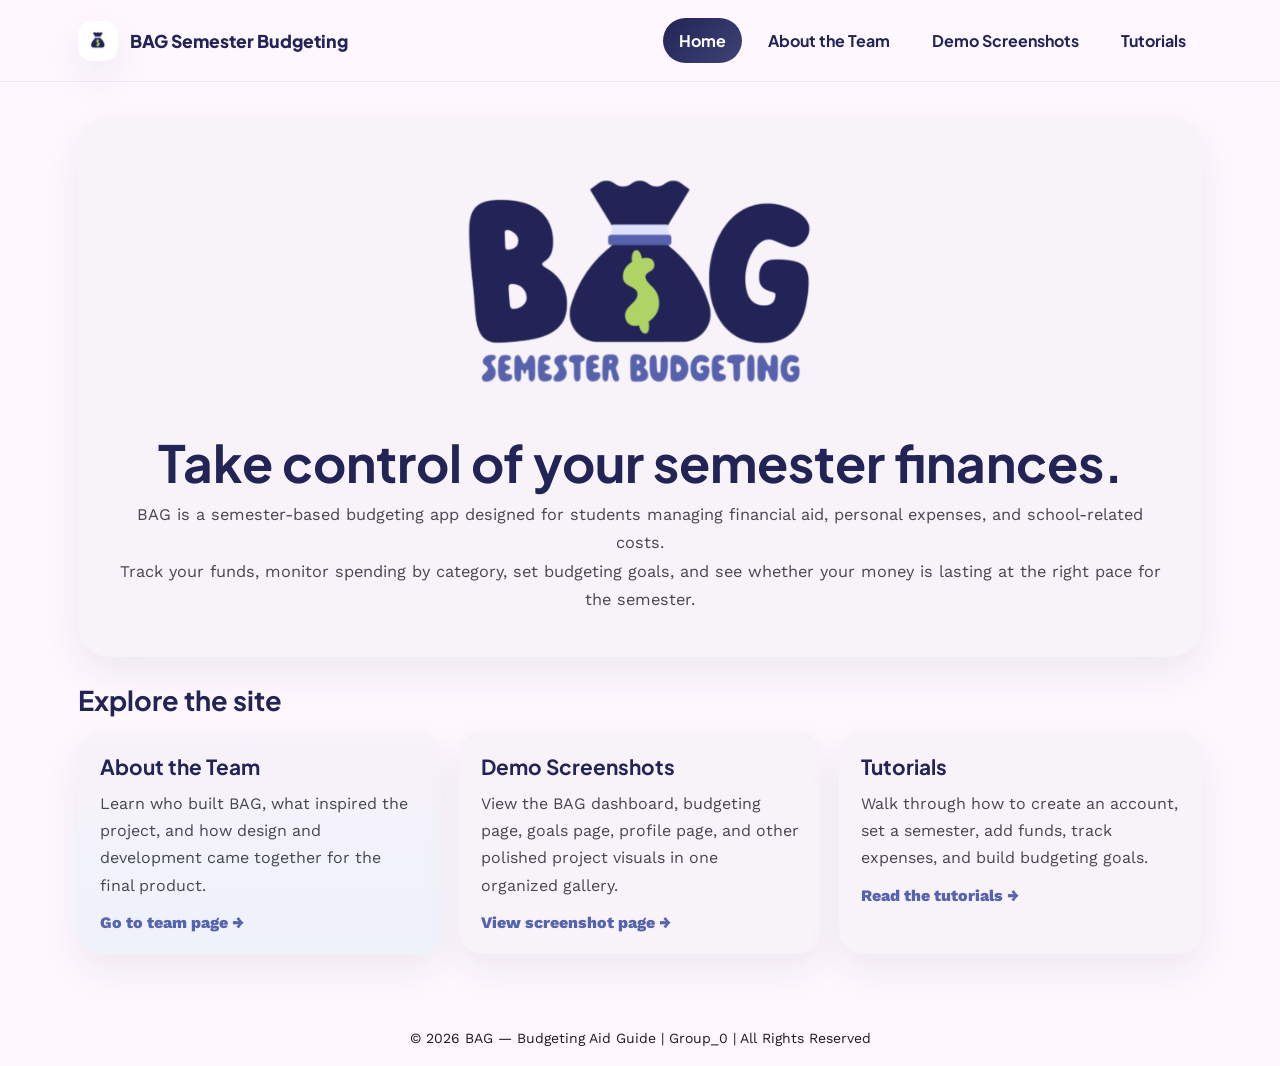
<file: index.html>
<!DOCTYPE html>
<html lang="en">
<head>
  <meta charset="UTF-8">
  <meta name="viewport" content="width=device-width, initial-scale=1.0">
  <title>BAG | Semester Budgeting</title>
  <link rel="stylesheet" href="styles.css">
</head>
<body>
  <header class="site-header">
    <nav class="navbar">
      <a class="brand" href="index.html">
        <div class="brand-badge">
          <img src="images/logos/baglogo.png" alt="BAG Logo">
        </div>
        <span>BAG Semester Budgeting</span>
      </a>
      <div class="nav-links">
        <a class="active" href="index.html">Home</a>
        <a href="about.html">About the Team</a>
        <a href="screenshots.html">Demo Screenshots</a>
        <a href="tutorials.html">Tutorials</a>
      </div>
    </nav>
  </header>

  <main>
    <section class="hero">
      <img src="images/logos/baglogotransparent.png" alt="BAG Semester Budgeting logo">
      <h1>Take control of your semester finances.</h1>

      <p>
        BAG is a semester-based budgeting app designed for students managing financial aid,
        personal expenses, and school-related costs.
      </p>

      <p>
        Track your funds, monitor spending by category, set budgeting goals, and see whether
        your money is lasting at the right pace for the semester.
      </p>
    </section>

    <section>
      <h2 class="section-title">Explore the site</h2>
      <div class="grid">
        <article class="card highlight">
          <h3>About the Team</h3>
          <p>
            Learn who built BAG, what inspired the project, and how design and development came together for the final product.
          </p>
          <a class="link" href="about.html">Go to team page →</a>
        </article>

        <article class="card">
          <h3>Demo Screenshots</h3>
          <p>
            View the BAG dashboard, budgeting page, goals page, profile page, and other polished project visuals in one organized gallery.
          </p>
          <a class="link" href="screenshots.html">View screenshot page →</a>
        </article>

        <article class="card">
          <h3>Tutorials</h3>
          <p>
            Walk through how to create an account, set a semester, add funds, track expenses, and build budgeting goals.
          </p>
          <a class="link" href="tutorials.html">Read the tutorials →</a>
        </article>
      </div>
    </section>
  </main>

  <footer style="text-align:center; padding:20px; font-size:14px;">
    © 2026 BAG — Budgeting Aid Guide | Group_0 | All Rights Reserved
  </footer>
</body>
</html>
</file>
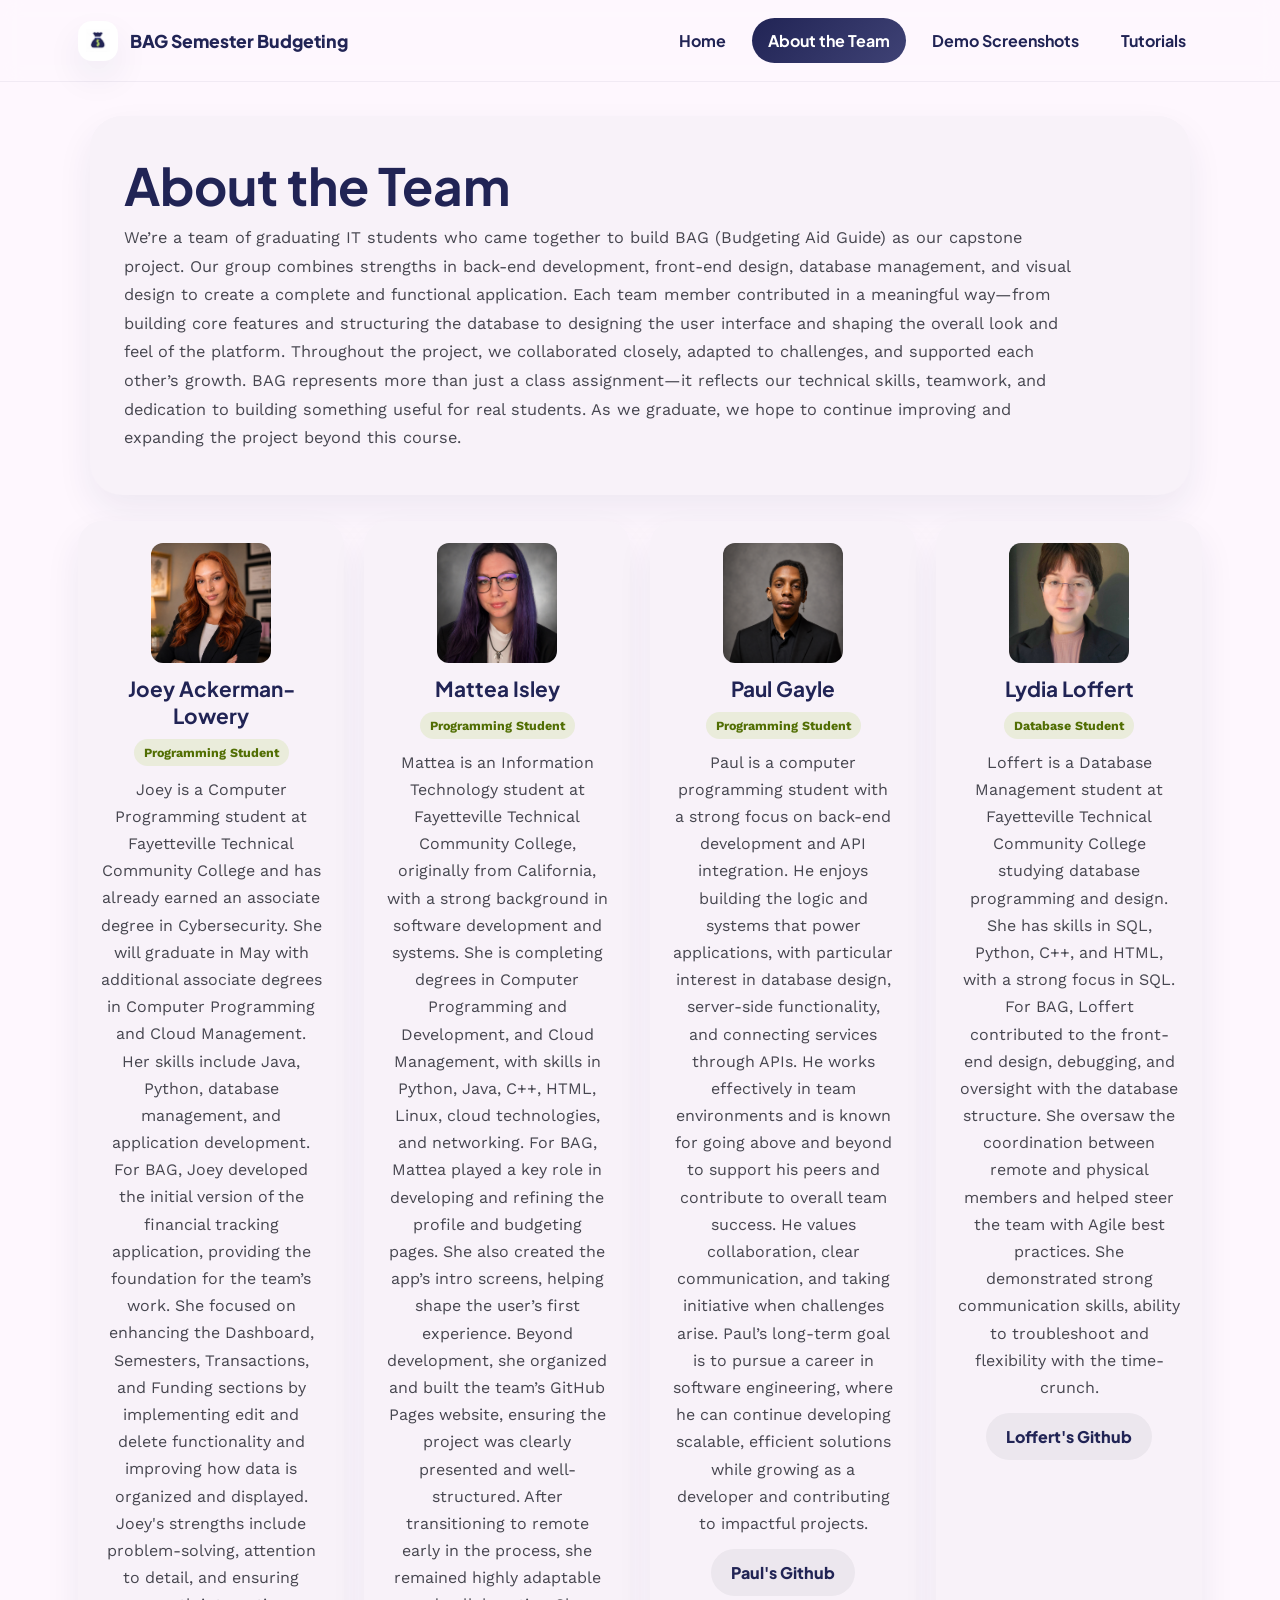
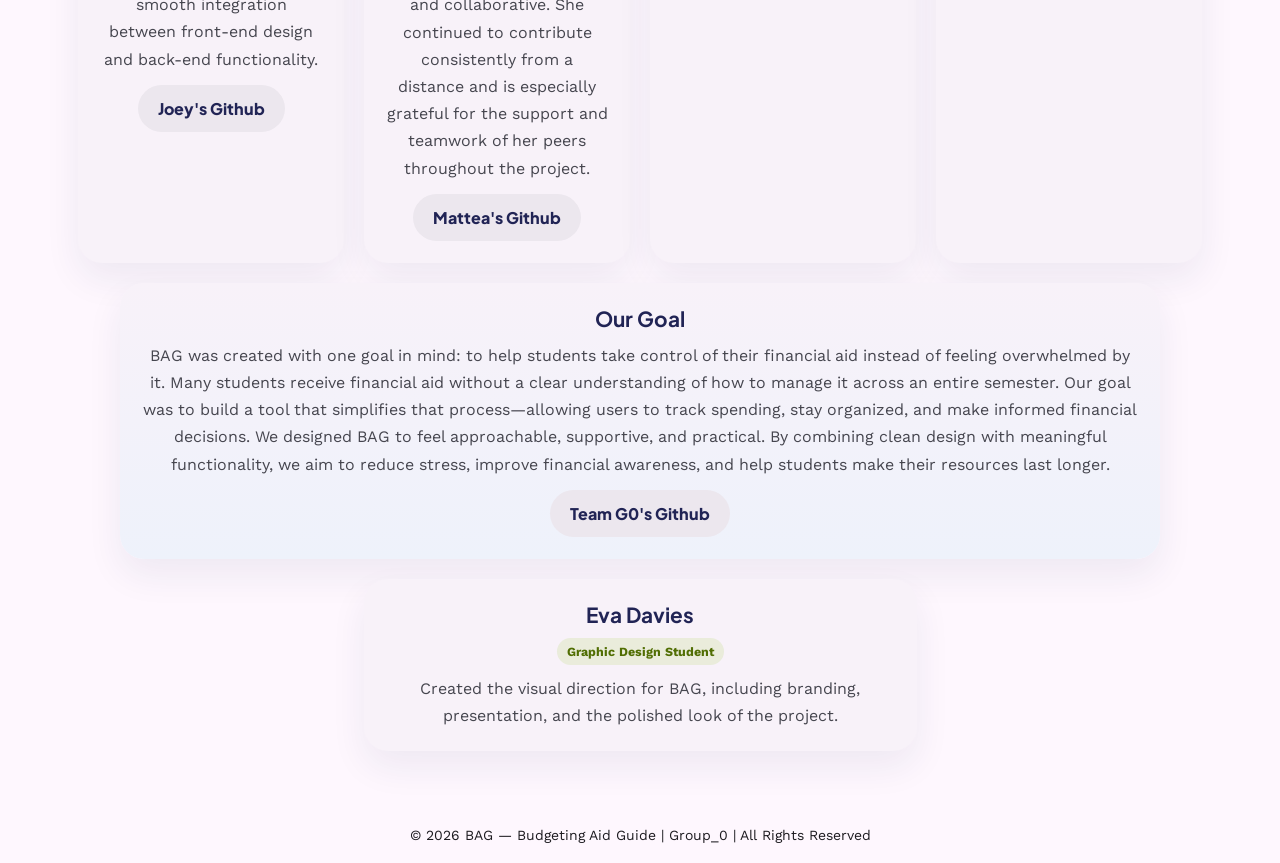
<file: about.html>
<!DOCTYPE html>
<html lang="en">
<head>
  <meta charset="UTF-8">
  <meta name="viewport" content="width=device-width, initial-scale=1.0">
  <title>About the Team | BAG</title>
  <link rel="stylesheet" href="styles.css">
</head>
<body>
  <header class="site-header">
    <nav class="navbar">
      <a class="brand" href="index.html">
        <span class="brand-badge">
          <img src="images/logos/baglogo.png" alt="BAG Logo">
        </span>
        <span>BAG Semester Budgeting</span>
      </a>
      <div class="nav-links">
        <a href="index.html">Home</a>
        <a class="active" href="about.html">About the Team</a>
        <a href="screenshots.html">Demo Screenshots</a>
        <a href="tutorials.html">Tutorials</a>
      </div>
    </nav>
  </header>

  <main>
    <section class="page-hero">
      <h1>About the Team</h1>
      <p>
  We’re a team of graduating IT students who came together to build BAG (Budgeting Aid Guide) as our capstone project. 
  Our group combines strengths in back-end development, front-end design, database management, and visual design to create a complete and functional application.

  Each team member contributed in a meaningful way—from building core features and structuring the database to designing the user interface 
  and shaping the overall look and feel of the platform. Throughout the project, we collaborated closely, adapted to challenges, and supported each other’s growth.

  BAG represents more than just a class assignment—it reflects our technical skills, teamwork, and dedication to building something useful for real students. 
  As we graduate, we hope to continue improving and expanding the project beyond this course.
</p>
    </section>

    <!-- Top = 4 cards  -->
    <section class="team-grid">
      <article class="person-card">

        <img src="images/team/joey.png" alt="Joey" class="card-photo">

        <h3>Joey Ackerman-Lowery</h3>
        <small>Programming Student</small>
        
        <p>
          Joey is a Computer Programming student at Fayetteville Technical Community College and has already earned an associate degree in Cybersecurity.
          She will graduate in May with additional associate degrees in Computer Programming and Cloud Management.
          Her skills include Java, Python, database management, and application development.
        </p>

        <p>
          For BAG, Joey developed the initial version of the financial tracking application, providing the foundation for the team’s work.
          She focused on enhancing the Dashboard, Semesters, Transactions, and Funding sections by implementing edit and delete functionality
          and improving how data is organized and displayed.
        </p>

        <p>
          Joey's strengths include problem-solving, attention to detail, and ensuring smooth integration between front-end design and back-end functionality.
        </p>

        <a href="https://github.com/ackermaj5301" class="button secondary">Joey's Github</a>

      </article>

      <article class="person-card">

        <img src="images/team/mattea.png" alt="Mattea" class="card-photo">

        <h3>Mattea Isley</h3>
        <small>Programming Student</small>
        
        <p>
          Mattea is an Information Technology student at Fayetteville Technical Community College, originally from California, with a strong background in software 
          development and systems. She is completing degrees in Computer Programming and Development, and Cloud Management, with skills in Python, Java, C++, HTML, 
          Linux, cloud technologies, and networking.

          For BAG, Mattea played a key role in developing and refining the profile and budgeting pages. She also created the app’s intro screens, 
          helping shape the user’s first experience. Beyond development, she organized and built the team’s GitHub Pages website, 
          ensuring the project was clearly presented and well-structured.

          After transitioning to remote early in the process, she remained highly adaptable and collaborative. She continued to contribute 
          consistently from a distance and is especially grateful for the support and teamwork of her peers throughout the project.

        </p>
      
        <a href="https://github.com/isleym9447" class="button secondary">Mattea's Github</a>

      </article>

      <article class="person-card">

        <img src="images/team/paul.png" alt="Paul" class="card-photo">

        <h3>Paul Gayle</h3>
        <small>Programming Student</small>
        
        <p>Paul is a computer programming student with a strong focus on back-end development and API integration. He enjoys building the 
          logic and systems that power applications, with particular interest in database design, server-side functionality, and connecting services through APIs.

          He works effectively in team environments and is known for going above and beyond to support his peers and contribute to overall team success. 
          He values collaboration, clear communication, and taking initiative when challenges arise.

          Paul’s long-term goal is to pursue a career in software engineering, where he can continue developing scalable, efficient solutions while growing 
          as a developer and contributing to impactful projects.
        </p>

        <a href="https://github.com/PaulGayle" class="button secondary">Paul's Github</a>
        
      </article>

      <article class="person-card">

        <img src="images/team/LoffertHeadshotBAG.jpg" alt="Loffert" class="card-photo">

        <h3>Lydia Loffert</h3>
        <small>Database Student</small>
        
        <p>
          Loffert is a Database Management student at Fayetteville Technical Community College studying database programming and design. 
          She has skills in SQL, Python, C++, and HTML, with a strong focus in SQL. For BAG, Loffert contributed to the front-end design, 
          debugging, and oversight with the database structure. She oversaw the coordination between remote and physical members and helped 
          steer the team with Agile best practices. She demonstrated strong communication skills, ability to troubleshoot and flexibility
          with the time-crunch. 
        </p>

        <a href="https://github.com/Lloffert" class="button secondary">Loffert's Github</a>
        
      </article>
    </section>

    <!-- Our Goal under -->
    <section class="center-section">
      <article class="person-card highlight goal-card">
        <h3>Our Goal</h3>
        
        
        <p>
  BAG was created with one goal in mind: to help students take control of their financial aid instead of feeling overwhelmed by it.

  Many students receive financial aid without a clear understanding of how to manage it across an entire semester. 
  Our goal was to build a tool that simplifies that process—allowing users to track spending, stay organized, and make informed financial decisions.

  We designed BAG to feel approachable, supportive, and practical. By combining clean design with meaningful functionality, 
  we aim to reduce stress, improve financial awareness, and help students make their resources last longer.
</p>
        <a href="https://github.com/CAPSTONE-Team-G0" class="button secondary">Team G0's Github</a>
      </article>
    </section>

    <!-- Team Member 5 centered -->
    <section class="center-section">
      <article class="person-card member-five-card">
        <h3>Eva Davies</h3>
        <small>Graphic Design Student</small>
        <p>
          Created the visual direction for BAG, including branding, presentation, and the polished look of the project.
        </p>
      </article>
    </section>
  </main>

  <footer style="text-align:center; padding:20px; font-size:14px;">
  © 2026 BAG — Budgeting Aid Guide | Group_0 | All Rights Reserved
</footer>
</body>
</html>
</file>
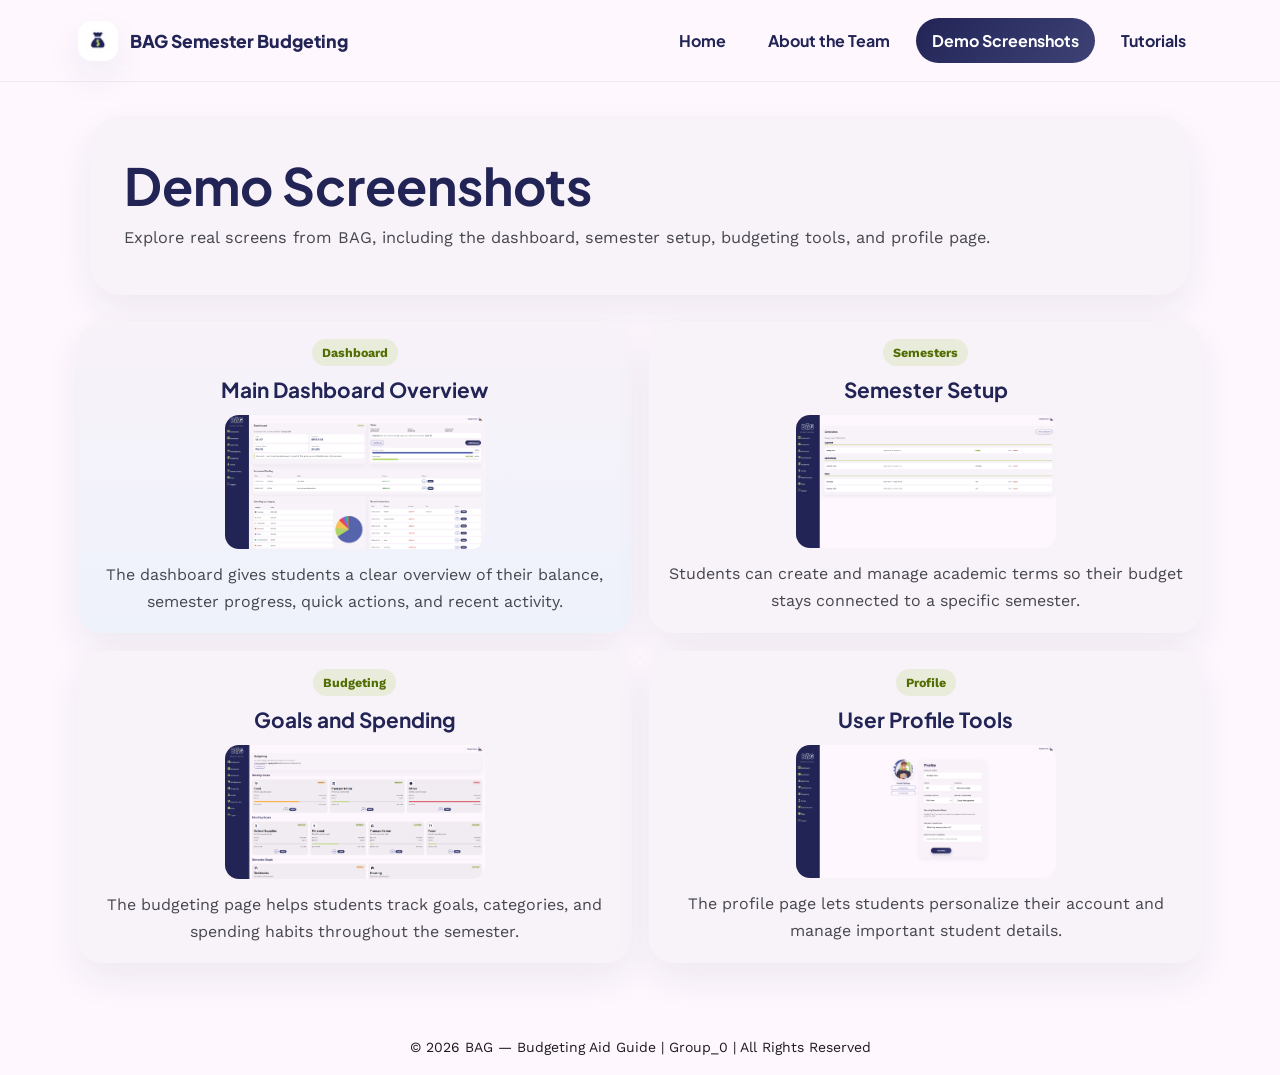
<file: screenshots.html>
<!DOCTYPE html>
<html lang="en">
<head>
  <meta charset="UTF-8">
  <meta name="viewport" content="width=device-width, initial-scale=1.0">
  <title>Demo Screenshots | BAG</title>
  <link rel="stylesheet" href="styles.css">
</head>

<body>
  <header class="site-header">
    <nav class="navbar">
      <a class="brand" href="index.html">
        <div class="brand-badge">
          <img src="images/logos/baglogo.png" alt="BAG Logo">
        </div>
        <span>BAG Semester Budgeting</span>
      </a>

      <div class="nav-links">
        <a href="index.html">Home</a>
        <a href="about.html">About the Team</a>
        <a class="active" href="screenshots.html">Demo Screenshots</a>
        <a href="tutorials.html">Tutorials</a>
      </div>
    </nav>
  </header>

  <main>
    <section class="page-hero">
      <h1>Demo Screenshots</h1>
      <p>
        Explore real screens from BAG, including the dashboard, semester setup,
        budgeting tools, and profile page.
      </p>
    </section>

    <section class="screenshot-grid">
      <article class="screenshot-card highlight">
        <span class="screenshot-label">Dashboard</span>
        <h3>Main Dashboard Overview</h3>
        <img src="images/screenshots/dashboardscreenshot.png" alt="Dashboard screenshot" class="screenshot-img">
        <p>
          The dashboard gives students a clear overview of their balance,
          semester progress, quick actions, and recent activity.
        </p>
      </article>

      <article class="screenshot-card">
        <span class="screenshot-label">Semesters</span>
        <h3>Semester Setup</h3>
        <img src="images/screenshots/semestersscreenshot.png" alt="Semesters screenshot" class="screenshot-img">
        <p>
          Students can create and manage academic terms so their budget stays
          connected to a specific semester.
        </p>
      </article>

      <article class="screenshot-card">
        <span class="screenshot-label">Budgeting</span>
        <h3>Goals and Spending</h3>
        <img src="images/screenshots/budgetingscreenshot.png" alt="Budgeting screenshot" class="screenshot-img">
        <p>
          The budgeting page helps students track goals, categories, and spending
          habits throughout the semester.
        </p>
      </article>

      <article class="screenshot-card">
        <span class="screenshot-label">Profile</span>
        <h3>User Profile Tools</h3>
        <img src="images/screenshots/profilescreenshot.png" alt="Profile screenshot" class="screenshot-img">
        <p>
          The profile page lets students personalize their account and manage
          important student details.
        </p>
      </article>
    </section>
  </main>
  <footer style="text-align:center; padding:20px; font-size:14px;">
  © 2026 BAG — Budgeting Aid Guide | Group_0 | All Rights Reserved
</footer>
</body>
</html>
</file>
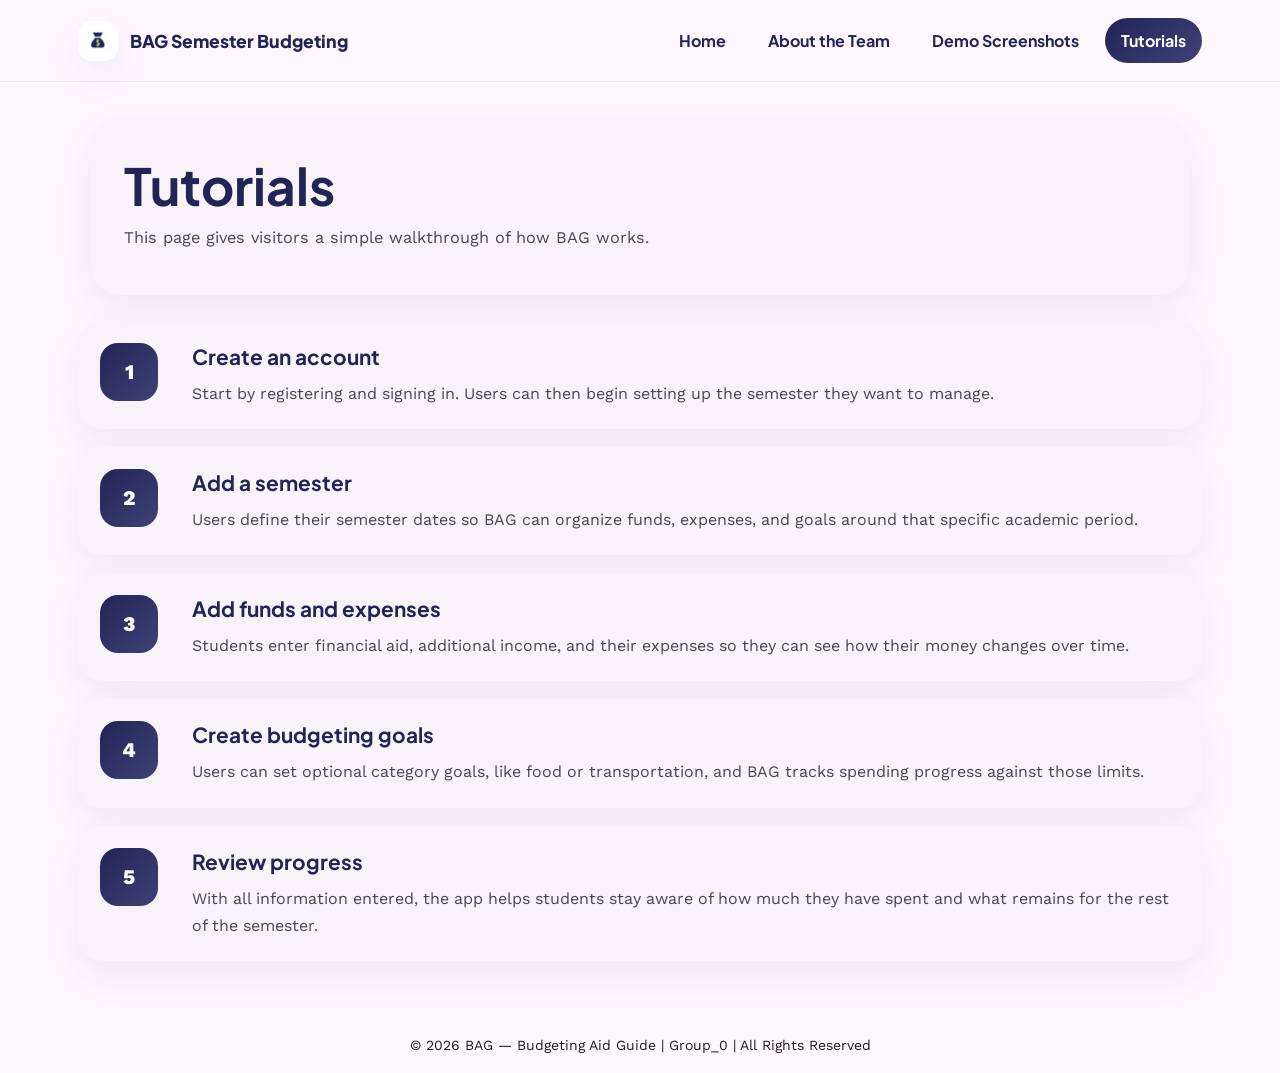
<file: tutorials.html>
<!DOCTYPE html>
<html lang="en">
<head>
  <meta charset="UTF-8">
  <meta name="viewport" content="width=device-width, initial-scale=1.0">
  <title>Tutorials | BAG</title>
  <link rel="stylesheet" href="styles.css">
</head>
<body>
  <header class="site-header">
    <nav class="navbar">
      <a class="brand" href="index.html">
        <div class="brand-badge">
          <img src="images/logos/baglogo.png" alt="BAG Logo">
        </div>
        <span>BAG Semester Budgeting</span>
      </a>

      <div class="nav-links">
        <a href="index.html">Home</a>
        <a href="about.html">About the Team</a>
        <a href="screenshots.html">Demo Screenshots</a>
        <a class="active" href="tutorials.html">Tutorials</a>
      </div>
    </nav>
  </header>

  <main>
    <section class="page-hero">
      <h1>Tutorials</h1>
      <p>
        This page gives visitors a simple walkthrough of how BAG works.
      </p>
    </section>

    <section class="tutorial-list">
      <article class="tutorial-step">
        <div class="step-num">1</div>
        <div>
          <h3>Create an account</h3>
          <p>
            Start by registering and signing in. Users can then begin setting up the semester they want to manage.
          </p>
        </div>
      </article>

      <article class="tutorial-step">
        <div class="step-num">2</div>
        <div>
          <h3>Add a semester</h3>
          <p>
            Users define their semester dates so BAG can organize funds, expenses, and goals around that specific academic period.
          </p>
        </div>
      </article>

      <article class="tutorial-step">
        <div class="step-num">3</div>
        <div>
          <h3>Add funds and expenses</h3>
          <p>
            Students enter financial aid, additional income, and their expenses so they can see how their money changes over time.
          </p>
        </div>
      </article>

      <article class="tutorial-step">
        <div class="step-num">4</div>
        <div>
          <h3>Create budgeting goals</h3>
          <p>
            Users can set optional category goals, like food or transportation, and BAG tracks spending progress against those limits.
          </p>
        </div>
      </article>

      <article class="tutorial-step">
        <div class="step-num">5</div>
        <div>
          <h3>Review progress</h3>
          <p>
            With all information entered, the app helps students stay aware of how much they have spent and what remains for the rest of the semester.
          </p>
        </div>
      </article>
    </section>
  </main>

  <footer style="text-align:center; padding:20px; font-size:14px;">
    © 2026 BAG — Budgeting Aid Guide | Group_0 | All Rights Reserved
  </footer>
</body>
</html>
</file>
<file: styles.css>
@import url('https://fonts.googleapis.com/css2?family=Plus+Jakarta+Sans:wght@500;600;700;800&family=Work+Sans:wght@400;500;600;700&display=swap');

:root{
  --bg:#fef7fe;
  --surface:#f8f2f9;
  --surface-2:#f2ecf3;
  --surface-3:#e6e1e8;
  --primary:#212455;
  --primary-2:#3f4275;
  --accent:#5663AD;
  --green:#B0D365;
  --green-dark:#516e03;
  --text:#1d1b20;
  --muted:#46464f;
  --line:#ddd7df;
  --danger:#ba1a1a;
  --radius-sm:12px;
  --radius-md:16px;
  --radius-lg:24px;
  --radius-xl:32px;
  --pill:999px;
  --shadow-soft:0 16px 36px rgba(33,36,85,.07);
}

*{box-sizing:border-box}

html,body{
  margin:0;
  padding:0;
  background:var(--bg);
  color:var(--text);
  font-family:"Work Sans",system-ui,sans-serif;
}

body{
  min-height:100vh;
}

h1,h2,h3,h4,h5,h6,.brand,.button,.nav-links a,.hero-kicker,.footer{
  font-family:"Plus Jakarta Sans",system-ui,sans-serif;
}

a{
  color:var(--accent);
  text-decoration:none;
}

a:hover{
  text-decoration:none;
}

.site-header{
  position:sticky;
  top:0;
  z-index:20;
  background:rgba(254,247,254,.88);
  backdrop-filter:blur(10px);
  border-bottom:1px solid rgba(33,36,85,.06);
}

.navbar{
  max-width:1180px;
  margin:0 auto;
  padding:18px 28px;
  display:flex;
  align-items:center;
  justify-content:space-between;
  gap:20px;
}

.brand{
  display:flex;
  align-items:center;
  gap:12px;
  color:var(--primary);
  font-weight:800;
  font-size:1.1rem;
}

.brand-badge{
  width:40px;
  height:40px;
  border-radius:14px;
  display:inline-flex;
  align-items:center;
  justify-content:center;
  background:#fff;
  box-shadow:var(--shadow-soft);
  overflow:hidden;
}

.brand-badge img{
  max-width:60%;
  max-height:60%;
  object-fit:contain;
  display:block;
}

.nav-links{
  display:flex;
  align-items:center;
  gap:10px;
  flex-wrap:wrap;
}

.nav-links a{
  color:var(--primary);
  padding:12px 16px;
  border-radius:var(--pill);
  font-weight:700;
  transition:all .18s ease;
}

.nav-links a:hover{
  background:#ece7ee;
  transform:translateY(-1px);
}

.nav-links a.active{
  background:linear-gradient(135deg,var(--primary),var(--primary-2));
  color:#fff;
}

main{
  max-width:1180px;
  margin:0 auto;
  padding:34px 28px 56px;
}

.hero,.page-hero{
  background:var(--surface);
  border-radius:var(--radius-xl);
  box-shadow:var(--shadow-soft);
  padding:42px 34px;
  margin-bottom:26px;
}

.hero{
  text-align:center;
}

.hero img{
  display:block;
  width:min(100%, 430px);
  margin:0 auto 20px;
}

.hero-kicker{
  margin:0 0 10px;
  color:var(--accent);
  font-size:12px;
  font-weight:800;
  letter-spacing:.14em;
  text-transform:uppercase;
}

.hero h1,.page-hero h1{
  margin:0 0 12px;
  color:var(--primary);
  font-size:clamp(2rem,4vw,3.3rem);
  line-height:1.06;
}

.hero p,.page-hero p{
  max-width:100%;
  margin:0;
  color:var(--muted);
  font-size:1.02rem;
  line-height:1.75;
}

.page-hero p{
  max-width:950px;
}

.page-hero{
  max-width:1100px;
  margin:0 auto 26px;
}

.button-row{
  margin-top:24px;
  display:flex;
  justify-content:center;
  gap:12px;
  flex-wrap:wrap;
}

.button{
  display:inline-flex;
  align-items:center;
  justify-content:center;
  gap:8px;
  padding:13px 20px;
  border-radius:var(--pill);
  font-weight:800;
  transition:transform .15s ease, filter .15s ease;
}

.button:hover{
  transform:translateY(-1px);
  filter:brightness(1.03);
}

.button.primary{
  background:linear-gradient(135deg,var(--primary),var(--primary-2));
  color:#fff;
}

.button.secondary{
  background:#ece7ee;
  color:var(--primary);
}

.section-title{
  margin:0 0 14px;
  color:var(--primary);
  font-size:1.7rem;
}

.grid,.team-grid,.tutorial-list,.screenshot-grid{
  display:grid;
  gap:18px;
}

.grid{
  grid-template-columns:repeat(3,minmax(0,1fr));
}

/* TOP = 4 cards in a clean 2x2 layout */
.team-grid{
  display: grid;
  grid-template-columns: repeat(4, minmax(0, 1fr));
  gap: 20px;
}

.screenshot-grid{
  grid-template-columns:repeat(2,minmax(0,1fr));
}

.card,.person-card,.tutorial-step,.screenshot-card{
  background:var(--surface);
  border-radius:var(--radius-lg);
  padding:22px;
  box-shadow:var(--shadow-soft);
}

.card.highlight,.person-card.highlight,.screenshot-card.highlight{
  background:linear-gradient(180deg,#f8f2f9 0%, #eef2fb 100%);
}

.card h3,.person-card h3,.tutorial-step h3,.screenshot-card h3{
  margin:0 0 10px;
  color:var(--primary);
  font-size:1.3rem;
}

.card p,.person-card p,.tutorial-step p,.screenshot-card p{
  margin:0;
  color:var(--muted);
  line-height:1.7;
}

.link{
  display:inline-flex;
  margin-top:14px;
  font-weight:800;
}

.person-card small,.screenshot-label{
  display:inline-flex;
  margin-bottom:10px;
  padding:6px 10px;
  border-radius:999px;
  font-size:.78rem;
  font-weight:700;
  background:rgba(176,211,101,.2);
  color:var(--green-dark);
}

.tutorial-list{
  grid-template-columns:1fr;
}

.tutorial-step{
  display:grid;
  grid-template-columns:74px 1fr;
  align-items:start;
  gap:18px;
}

.step-num{
  width:58px;
  height:58px;
  border-radius:18px;
  display:flex;
  align-items:center;
  justify-content:center;
  background:linear-gradient(135deg,var(--primary),var(--primary-2));
  color:#fff;
  font-size:1.3rem;
  font-weight:800;
}

.screenshot-preview{
  width:100%;
  min-height:220px;
  border-radius:20px;
  border:2px dashed var(--line);
  background:linear-gradient(180deg,#fff 0%, #f2ecf3 100%);
  display:flex;
  align-items:center;
  justify-content:center;
  text-align:center;
  color:var(--muted);
  padding:18px;
  margin:12px 0 14px;
}

.callout{
  margin-top:16px;
  padding:15px 17px;
  border-radius:18px;
  background:#fff;
  border-left:5px solid var(--green);
  color:var(--text);
}

/* Centered sections for Our Goal and Team Member Five */
.center-section{
  display:flex;
  justify-content:center;
  margin-top:20px;
}

.center-section .person-card{
  width:100%;
}

/* Our Goal = centered and wider */
.goal-card{
  max-width:1040px;
}

/* Team Member 5 = centered and same size as top cards */
.member-five-card{
  max-width:calc((1180px - 28px - 28px - 18px) / 2);
}

.footer{
  max-width:1180px;
  margin:0 auto;
  padding:0 28px 34px;
  color:var(--muted);
  font-size:.88rem;
}

@media (max-width: 980px){
  .grid,.team-grid,.screenshot-grid{
    grid-template-columns:1fr 1fr;
  }

  .goal-card,
  .member-five-card{
    max-width:none;
  }
}

@media (max-width: 760px){
  .navbar{
    padding:16px 18px;
    align-items:flex-start;
    flex-direction:column;
  }

  main{
    padding:24px 18px 44px;
  }

  .hero,.page-hero{
    padding:28px 20px;
  }

  .grid,.team-grid,.screenshot-grid{
    grid-template-columns:1fr;
  }

  .tutorial-step{
    grid-template-columns:1fr;
  }

  .step-num{
    width:52px;
    height:52px;
  }

  .footer{
    padding:0 18px 28px;
  }

  .goal-card,
  .member-five-card{
    max-width:none;
  }
}

/* layout for image + text */
.person-row {
  display: flex;
  align-items: flex-start;
  gap: 16px;
}

/* profile image */
.person-photo {
  width: 70px;
  height: 70px;
  border-radius: 50%; /* circle */
  object-fit: cover;
  flex-shrink: 0;
  border: 2px solid var(--surface-3);
}

/* text container */
.person-info {
  display: flex;
  flex-direction: column;
}

.card-photo {
  width: 120px;
  height: 120px;
  object-fit: cover;
  border-radius: 12px;
  display: block;
  margin: 0 auto 12px; /* centers it */
}

/* Center team member names, roles, and buttons under photos */
.person-card {
  text-align: center;
}

.person-card h3,
.person-card small {
  text-align: center;
}

.person-card .button {
  margin: 12px auto 0;
}



.screenshot-card {
  overflow: hidden;
}

.screenshot-img {
  width: 100%;
  max-width: 260px;   /* controls how small they are */
  height: auto;
  display: block;
  margin: 12px auto;  /* centers it */
  border-radius: 14px;
  object-fit: contain;
}

.screenshot-card {
  text-align: center;
  padding: 18px;
}
</file>
